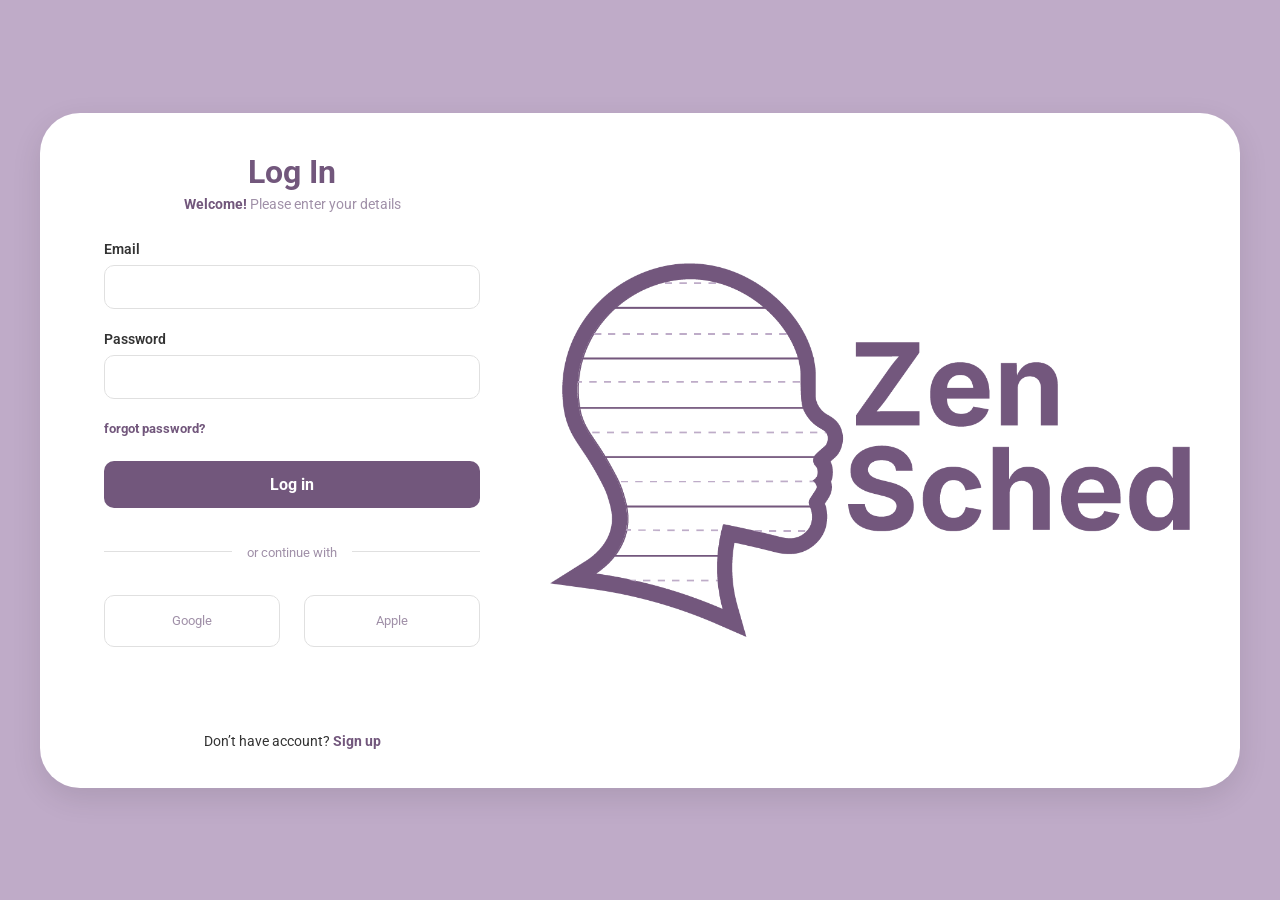
<file: index.html>
<!DOCTYPE html>
<html lang="en">
<head>
  <meta charset="UTF-8">
  <meta name="viewport" content="width=device-width, initial-scale=1.0">
  <title>ZenSched Dashboard</title>

  <link href="https://fonts.googleapis.com/css2?family=Roboto:wght@300;400;500;700&display=swap" rel="stylesheet">
  <link rel="stylesheet" href="style.css">
  <link rel="stylesheet" href="loginstyle.css">
  <script src="theme.js" defer></script>

  <style>
    #dashboard-content {
      display: none;
    }
  </style>
</head>

<body>

<div id="login-screen">
  <div class="login-card">

    <div class="login-form-container">
      <h2>Log In</h2>
      <p class="welcome-text"><span>Welcome!</span> Please enter your details</p>

      <form id="loginForm">
        <div class="input-group">
          <label for="email">Email</label>
          <input type="email" id="email">
        </div>

        <div class="input-group">
          <label for="password">Password</label>
          <input type="password" id="password">
        </div>

        <a href="#" class="forgot-link">forgot password?</a>
        <button type="submit" class="login-btn">Log in</button>
      </form>

      <div class="divider"><span>or continue with</span></div>

      <div class="social-login">
        <button class="social-btn" type="button">Google</button>
        <button class="social-btn" type="button">Apple</button>
      </div>

      <p class="signup-text">Don’t have account? <a href="#">Sign up</a></p>
    </div>

    <div class="login-branding">
      <img src="Images/Asset 11-8.png" alt="ZenSched Logo" class="main-logo-full">
    </div>

  </div>
</div>

<div id="dashboard-content">

  <header class="navbar">
    <div class="Logo">
      <img src="Images/Logo.png" alt="ZenSched Logo" class="Logo-img">
    </div>

    <nav class="nav-links" aria-label="Main Navigation">
      <a href="index.html#dashboard" class="active" aria-current="page">Dashboard</a>
      <a href="Calendar.html">Calendar</a>
      <a href="stress.html">Stress Tools</a>
      <a href="settings.html">Settings</a>
    </nav>

    <a class="nav-profile" href="settings.html" aria-label="Open profile settings">
      <span class="nav-profile-avatar" aria-hidden="true"></span>
    </a>
  </header>

  <div class="page-wrapper">
    <main class="dashboard-container">
      <h1 class="sr-only">ZenSched Dashboard</h1>

      <section class="schedule-column" aria-labelledby="schedule-heading">
        <h2 id="schedule-heading">Schedule Today</h2>

        <div class="schedule-box">
          <div class="hour-row"><label for="task-6am" class="time">6 AM</label><input type="text" id="task-6am" placeholder="Add task..."></div>
          <div class="hour-row"><label for="task-7am" class="time">7 AM</label><input type="text" id="task-7am" placeholder="Add task..."></div>
          <div class="hour-row"><label for="task-8am" class="time">8 AM</label><input type="text" id="task-8am" placeholder="Add task..."></div>
          <div class="hour-row"><label for="task-9am" class="time">9 AM</label><input type="text" id="task-9am" placeholder="Add task..."></div>
          <div class="hour-row"><label for="task-10am" class="time">10 AM</label><input type="text" id="task-10am" placeholder="Add task..."></div>
          <div class="hour-row"><label for="task-11am" class="time">11 AM</label><input type="text" id="task-11am" placeholder="Add task..."></div>
          <div class="hour-row"><label for="task-12pm" class="time">12 PM</label><input type="text" id="task-12pm" placeholder="Add task..."></div>
          <div class="hour-row"><label for="task-1pm" class="time">1 PM</label><input type="text" id="task-1pm" placeholder="Add task..."></div>
          <div class="hour-row"><label for="task-2pm" class="time">2 PM</label><input type="text" id="task-2pm" placeholder="Add task..."></div>
          <div class="hour-row"><label for="task-3pm" class="time">3 PM</label><input type="text" id="task-3pm" placeholder="Add task..."></div>
          <div class="hour-row"><label for="task-4pm" class="time">4 PM</label><input type="text" id="task-4pm" placeholder="Add task..."></div>
          <div class="hour-row"><label for="task-5pm" class="time">5 PM</label><input type="text" id="task-5pm" placeholder="Add task..."></div>
          <div class="hour-row"><label for="task-6pm" class="time">6 PM</label><input type="text" id="task-6pm" placeholder="Add task..."></div>
          <div class="hour-row"><label for="task-7pm" class="time">7 PM</label><input type="text" id="task-7pm" placeholder="Add task..."></div>
          <div class="hour-row"><label for="task-8pm" class="time">8 PM</label><input type="text" id="task-8pm" placeholder="Add task..."></div>
        </div>
      </section>

      <section class="tasks-column">

        <div class="mood-card">
          <h3>How are you feeling today?</h3>

          <div class="mood-icons">
            <button class="mood-option" type="button" onclick="setMood('Great', 'Images/Great.png')" aria-label="Record mood as Great">
              <img src="Images/Great.png" class="mood-img" alt="">
              <span>Great</span>
            </button>

            <button class="mood-option" type="button" onclick="setMood('Ok', 'Images/Ok.png')" aria-label="Record mood as Ok">
              <img src="Images/Ok.png" class="mood-img" alt="">
              <span>Ok</span>
            </button>

            <button class="mood-option" type="button" onclick="setMood('Sad', 'Images/Sad.png')" aria-label="Record mood as Sad">
              <img src="Images/Sad.png" class="mood-img" alt="">
              <span>Sad</span>
            </button>

            <button class="mood-option" type="button" onclick="setMood('Angry', 'Images/Angry.png')" aria-label="Record mood as Angry">
              <img src="Images/Angry.png" class="mood-img" alt="">
              <span>Angry</span>
            </button>
          </div>
        </div>

        <div class="priority-card">
          <h2 style="margin-bottom: 20px;">Top 3 Priority Tasks</h2>

          <div class="task-list">
            <label class="task-item">
              <input type="text" class="task-input" value="Finish Homework" aria-label="Priority task 1">
              <input type="checkbox" aria-label="Mark Finish Homework complete">
            </label>

            <label class="task-item">
              <input type="text" class="task-input" value="Do Laundry" aria-label="Priority task 2">
              <input type="checkbox" aria-label="Mark Do Laundry complete">
            </label>

            <label class="task-item">
              <input type="text" class="task-input" value="Meditate" aria-label="Priority task 3">
              <input type="checkbox" aria-label="Mark Meditate complete">
            </label>
          </div>
        </div>

      </section>

    </main>
  </div>

  <footer class="footer">
    <div class="footer-container">

      <div class="footer-column">
        <h2>About Us</h2>
        <p>
  At ZenSched, we believe that productivity shouldn't come at the cost of your mental well-being. Our platform is designed using calming design principles to reduce cognitive load and digital anxiety.
        </p>

        <div class="footer-contact">
          <p>XXX-XXX-XXXX</p>
          <p>ZenSched@gmail.com</p>
        </div>
      </div>

      <div class="footer-column">
        <h2>Latest Information</h2>
        <ul>
                <li>Record how you are feeling every day to track mood trends.</li>
                <li>New Breathing Modules: Added to the Wellness Toolbox.</li>
                <li>Check out your calendar to manage daily tasks!</li>
        </ul>
      </div>

      <div class="footer-column">
        <img src="Images/footer.png" alt="Person relaxing with a laptop and plants" class="footer-photo">
      </div>

    </div>
  </footer>

</div>

<script>
  function showDashboard() {
    document.getElementById('login-screen').style.display = 'none';
    document.getElementById('dashboard-content').style.display = 'block';
  }

  const cameFromAppPage =
    document.referrer.endsWith('/Calendar.html') ||
    document.referrer.endsWith('/stress.html');

  if (window.location.hash === '#dashboard' || cameFromAppPage) {
    showDashboard();
  }

  document.getElementById('loginForm').addEventListener('submit', function(event) {
    event.preventDefault();
    window.location.hash = 'dashboard';
    showDashboard();
  });

  function setMood(status, imgPath) {
    const now = new Date();
    const dateKey = `mood-${now.getFullYear()}-${now.getMonth() + 1}-${now.getDate()}`;
    localStorage.setItem(dateKey, imgPath);
    alert("Mood recorded!");
  }
</script>

</body>
</html>
</file>
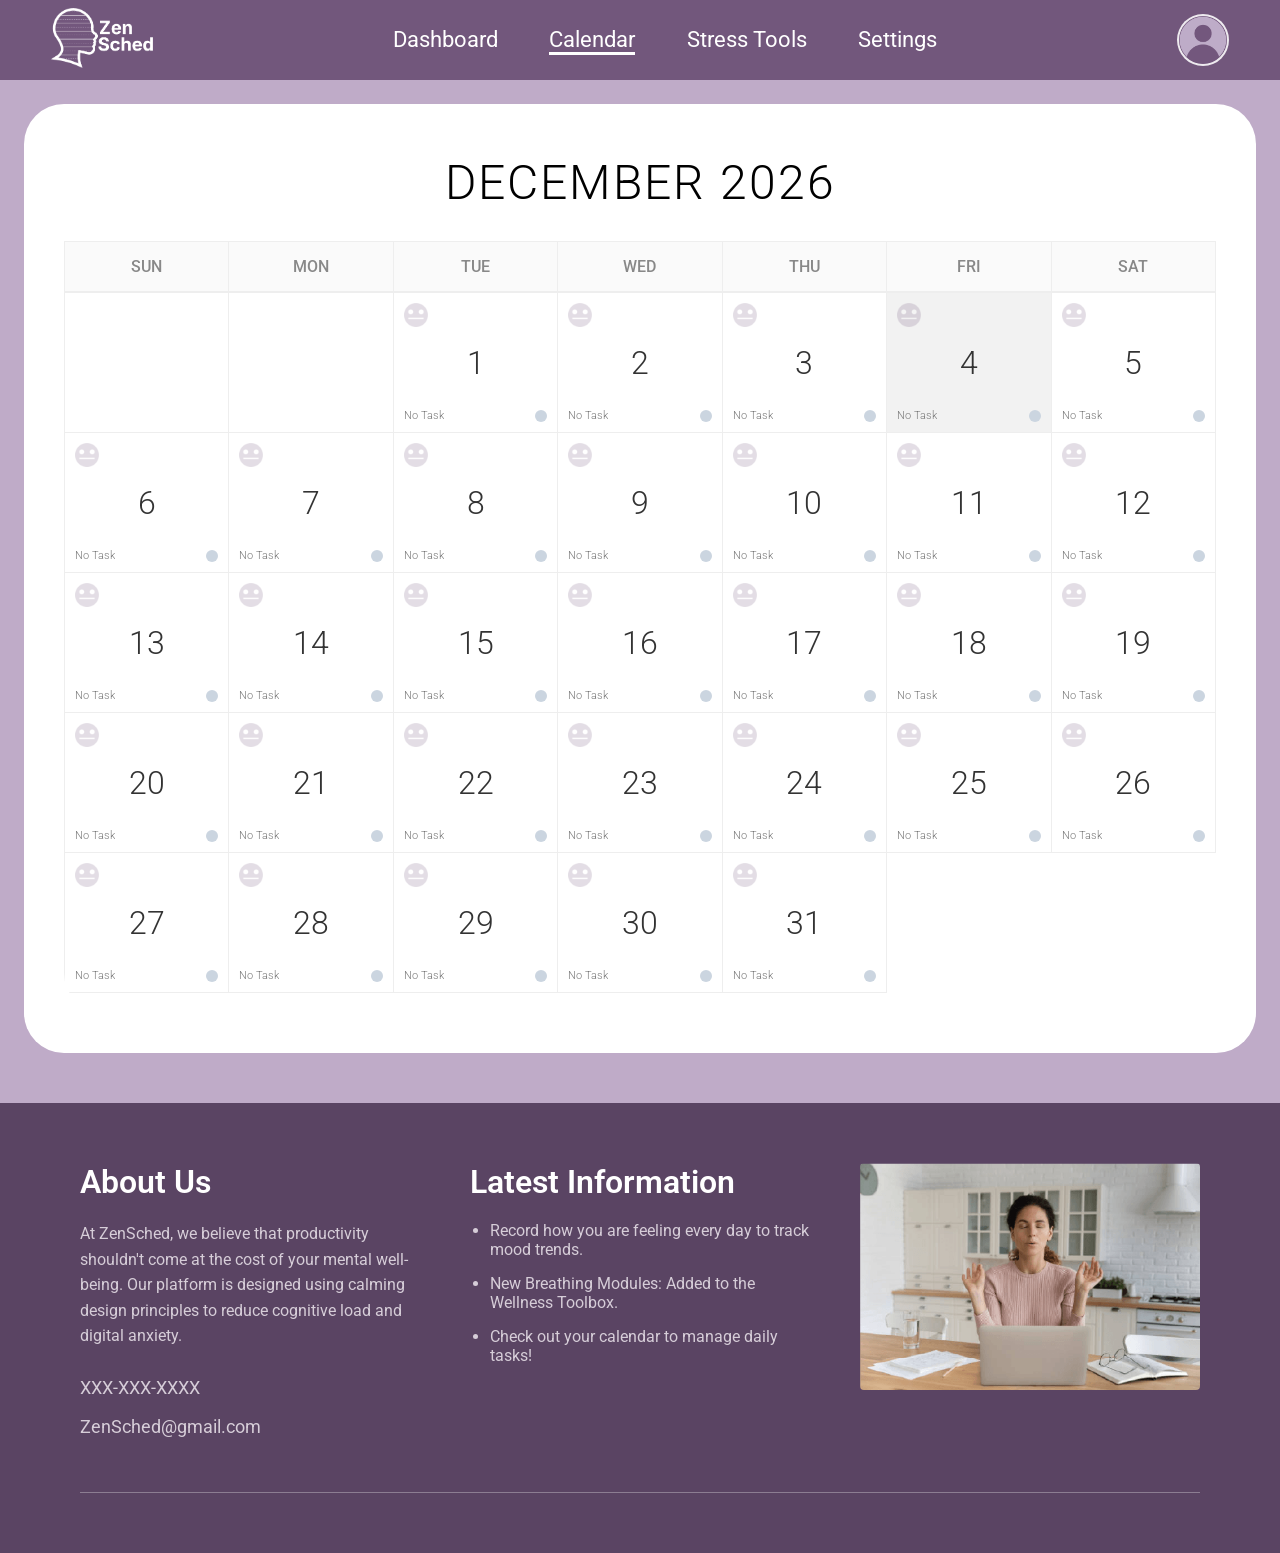
<file: Calendar.html>
<!DOCTYPE html>
<html lang="en">
<head>
    <meta charset="UTF-8">
    <meta name="viewport" content="width=device-width, initial-scale=1.0">
    <title>ZenSched Calendar</title>
    <link href="https://fonts.googleapis.com/css2?family=Roboto:wght@300;400;500;700&display=swap" rel="stylesheet">
    <link rel="stylesheet" href="style.css">
    <link rel="stylesheet" href="CalendarStyle.css">
    <script src="theme.js" defer></script>
</head>

<body>
<header class="navbar">
    <div class="Logo">
        <img src="Images/Logo.png" alt="ZenSched Logo" class="Logo-img">
    </div>
    <nav class="nav-links" aria-label="Main Navigation">
        <a href="index.html#dashboard">Dashboard</a>
        <a href="Calendar.html" class="active" aria-current="page">Calendar</a>
        <a href="stress.html">Stress Tools</a>
        <a href="settings.html">Settings</a>
    </nav>
    <a class="nav-profile" href="settings.html" aria-label="Open profile settings">
        <span class="nav-profile-avatar" aria-hidden="true"></span>
    </a>
</header>

<div class="page-wrapper">
    <main class="calendar-container">
        <header class="calendar-header">
            <h1 id="month-display">APRIL 2026</h1>
        </header>

        <div class="calendar-grid" id="calendar-grid">
        </div>
    </main>
</div>

<div id="day-modal" class="modal" role="dialog" aria-modal="true" aria-labelledby="modal-date-display">
    <div class="modal-content">
        <button class="close-btn" type="button" aria-label="Close day editor">&times;</button>
        <h2 id="modal-date-display">Edit Day</h2>
        
        <p id="mood-label">How are you feeling?</p>
        <div class="mood-selector" role="group" aria-labelledby="mood-label">
            <button class="mood-opt" type="button" data-mood="Images/Great.png" aria-label="Select Great mood"><img src="Images/Great.png" alt=""></button>
            <button class="mood-opt" type="button" data-mood="Images/Ok.png" aria-label="Select Ok mood"><img src="Images/Ok.png" alt=""></button>
            <button class="mood-opt" type="button" data-mood="Images/Sad.png" aria-label="Select Sad mood"><img src="Images/Sad.png" alt=""></button>
            <button class="mood-opt" type="button" data-mood="Images/Angry.png" aria-label="Select Angry mood"><img src="Images/Angry.png" alt=""></button>
        </div>

        <label for="task-input">Main Task</label>
        <input type="text" id="task-input" placeholder="e.g. Finish Project">

        <label for="importance-input">Importance</label>
        <select id="importance-input">
            <option value="not-urgent">Not Urgent</option>
            <option value="in-progress">In Progress</option>
            <option value="urgent">Urgent</option>
            <option value="gray">Default</option>
        </select>

        <button id="save-day-btn">Save Changes</button>
    </div>
</div>

<footer class="footer">
    <div class="footer-container">
        <div class="footer-column">
            <h2>About Us</h2>
            <p>
                At ZenSched, we believe that productivity shouldn't come at the cost of your mental well-being. 
                Our platform is designed using calming design principles to reduce cognitive load and digital anxiety.
            </p>
            <div class="footer-contact">
                <p>XXX-XXX-XXXX</p>
                <p>ZenSched@gmail.com</p>
            </div>
        </div>
        <div class="footer-column">
            <h2>Latest Information</h2>
            <ul>
                <li>Record how you are feeling every day to track mood trends.</li>
                <li>New Breathing Modules: Added to the Wellness Toolbox.</li>
                <li>Check out your calendar to manage daily tasks!</li>
            </ul>
        </div>
        <div class="footer-column">
            <img src="Images/Asset 9-8.png" alt="ZenSched wellness illustration" class="footer-photo">
        </div>
    </div>
</footer>
<script>
    const calendarGrid = document.getElementById('calendar-grid');
    const monthDisplay = document.getElementById('month-display');
    const modal = document.getElementById('day-modal');
    const closeBtn = document.querySelector('.close-btn');
    let selectedDayBox = null;
    let selectedMoodPath = "Images/Ok.png";

    function initCalendar() {
        const now = new Date();
        const month = now.getMonth();
        const year = now.getFullYear();
        const today = now.getDate();
        const monthNames = ["JANUARY", "FEBRUARY", "MARCH", "APRIL", "MAY", "JUNE", "JULY", "AUGUST", "SEPTEMBER", "OCTOBER", "NOVEMBER", "DECEMBER"];

        monthDisplay.innerText = `${monthNames[month]} ${year}`;
        calendarGrid.innerHTML = '';

        const days = ['SUN', 'MON', 'TUE', 'WED', 'THU', 'FRI', 'SAT'];
        days.forEach(d => calendarGrid.innerHTML += `<div class="day-name">${d}</div>`);

        const firstDay = new Date(year, month, 1).getDay();
        const daysInMonth = new Date(year, month + 1, 0).getDate();

        for (let i = 0; i < firstDay; i++) {
            calendarGrid.innerHTML += `<div class="calendar-day empty"></div>`;
        }

        for (let i = 1; i <= daysInMonth; i++) {
            const activeClass = (i === today) ? 'active-day' : '';
            const dateKey = `mood-${year}-${month + 1}-${i}`;
            const taskKey = `task-${year}-${month + 1}-${i}`;
            const dotKey = `dot-${year}-${month + 1}-${i}`;
            const savedMood = localStorage.getItem(dateKey);
            const savedTask = localStorage.getItem(taskKey);
            const savedDot = localStorage.getItem(dotKey);
            const displayMood = savedMood ? savedMood : "Images/Ok.png";
            const displayTask = savedTask ? savedTask : "No Task";
            const displayDot = savedDot ? savedDot : "gray";
            const moodStyle = savedMood ? "opacity: 1;" : "opacity: 0.2;";
            calendarGrid.innerHTML += `
                <button class="calendar-day ${activeClass}" type="button" onclick="openModal(this, ${i})" aria-label="Edit day ${i}, ${displayTask}, ${displayDot.replace('-', ' ')}">
                    <img src="${displayMood}" alt="" class="mini-mood" style="${moodStyle}">
                    <span class="day-number">${i}</span>
                    <div class="day-status-area">
                        <span class="task-snippet">${displayTask}</span>
                        <span class="day-dot ${displayDot}" aria-hidden="true"></span>
                    </div>
                </button>`;
        }
    }
    function openModal(element, day) {
        selectedDayBox = element;
        const currentTask = element.querySelector('.task-snippet').innerText;
        document.getElementById('task-input').value = currentTask === "No Task" ? "" : currentTask;
        document.getElementById('modal-date-display').innerText = `Day ${day}`;
        modal.style.display = 'flex';
    }
    closeBtn.onclick = () => modal.style.display = 'none';
    window.onclick = (event) => { if (event.target == modal) modal.style.display = 'none'; }
    document.querySelectorAll('.mood-opt').forEach(img => {
        img.onclick = function() {
            document.querySelectorAll('.mood-opt').forEach(i => i.style.border = "none");
            this.style.border = "2px solid #72577c";
            this.style.borderRadius = "50%";
            selectedMoodPath = this.getAttribute('data-mood');
        };
    });
    document.getElementById('save-day-btn').onclick = function() {
        const taskValue = document.getElementById('task-input').value || "No Task";
        const importance = document.getElementById('importance-input').value;
        const dayNumber = selectedDayBox.querySelector('.day-number').innerText;
        
        const now = new Date();
        const year = now.getFullYear();
        const month = now.getMonth() + 1;

        selectedDayBox.querySelector('.task-snippet').innerText = taskValue;
        selectedDayBox.querySelector('.day-dot').className = `day-dot ${importance}`;
        selectedDayBox.querySelector('.mini-mood').src = selectedMoodPath;
        selectedDayBox.querySelector('.mini-mood').style.opacity = "1";
        localStorage.setItem(`mood-${year}-${month}-${dayNumber}`, selectedMoodPath);
        localStorage.setItem(`task-${year}-${month}-${dayNumber}`, taskValue);
        localStorage.setItem(`dot-${year}-${month}-${dayNumber}`, importance);

        modal.style.display = 'none';
        document.getElementById('task-input').value = ''; 
    };
    initCalendar();
</script>
</body>
</html>
</file>
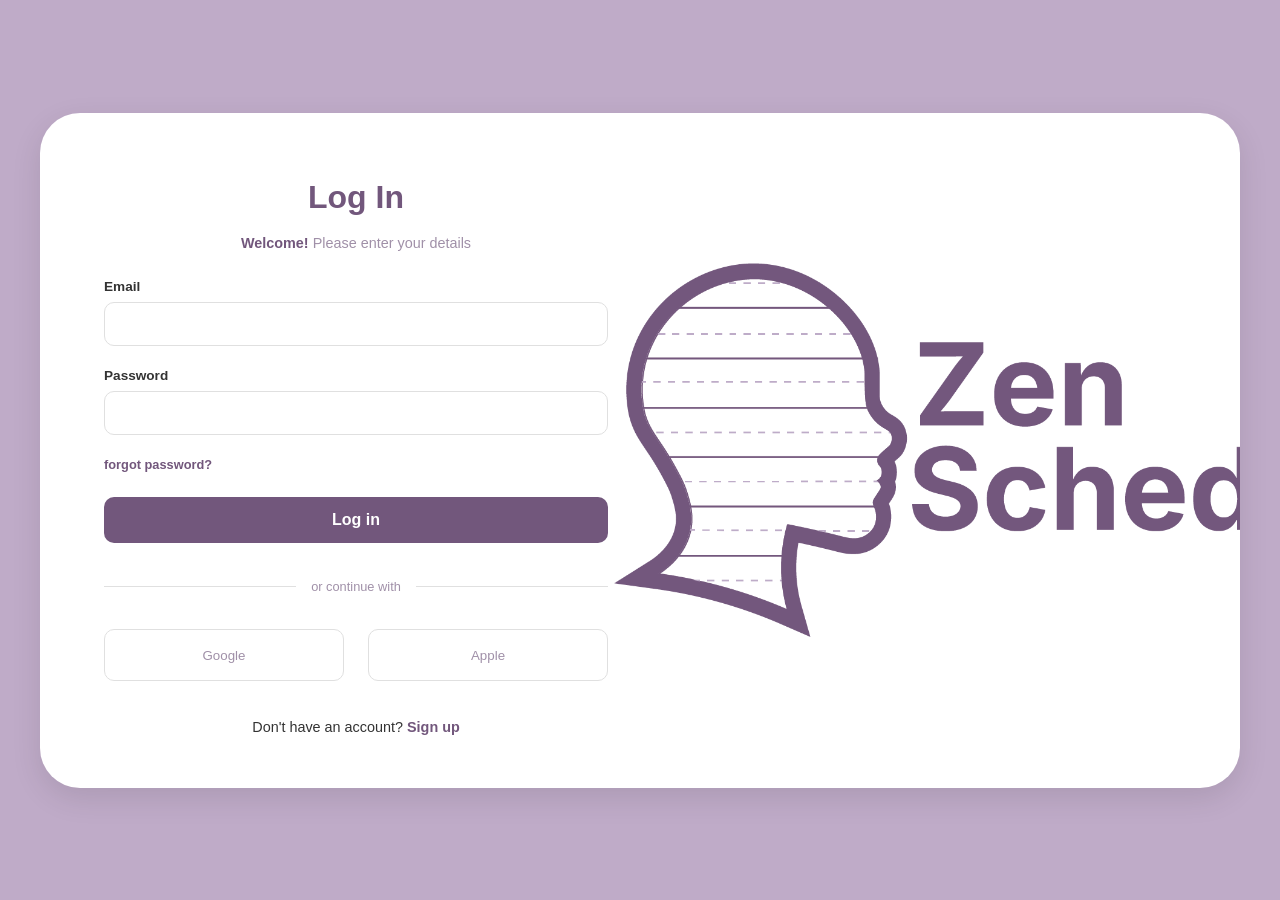
<file: login.html>
<!DOCTYPE html>
<html lang="en">
<head>
    <meta charset="UTF-8">
    <meta name="viewport" content="width=device-width, initial-scale=1.0">
    <title>ZenSched - Log In</title>
    <link rel="stylesheet" href="loginstyle.css">
</head>
<body class="login-page">

<div class="login-card">
    <div class="login-form-container">
        <h2>Log In</h2>
        <p class="welcome-text"><span>Welcome!</span> Please enter your details</p>
        
        <form id="loginForm">
            <div class="input-group">
                <label for="email">Email</label>
                <input type="email" id="email">
            </div>
            
            <div class="input-group">
                <label for="password">Password</label>
                <input type="password" id="password">
            </div>
            
            <a href="#" class="forgot-link">forgot password?</a>
            <button type="submit" class="login-btn">Log in</button>
        </form>
        
        <div class="divider"><span>or continue with</span></div>
        
        <div class="social-login">
            <button class="social-btn">Google</button>
            <button class="social-btn">Apple</button>
        </div>
        
        <p class="signup-text">Don't have an account? <a href="#">Sign up</a></p>
    </div>

    <div class="login-branding">
        <img src="Images/Asset 11-8.png" alt="ZenSched Logo" class="main-logo-full">
    </div>
</div>

<script>
document.addEventListener("DOMContentLoaded", function () {
    document.getElementById("loginForm").addEventListener("submit", function(e) {
        e.preventDefault();
        window.location.href = "index.html#dashboard";
    });

});
</script>

</body>
</html>
</file>
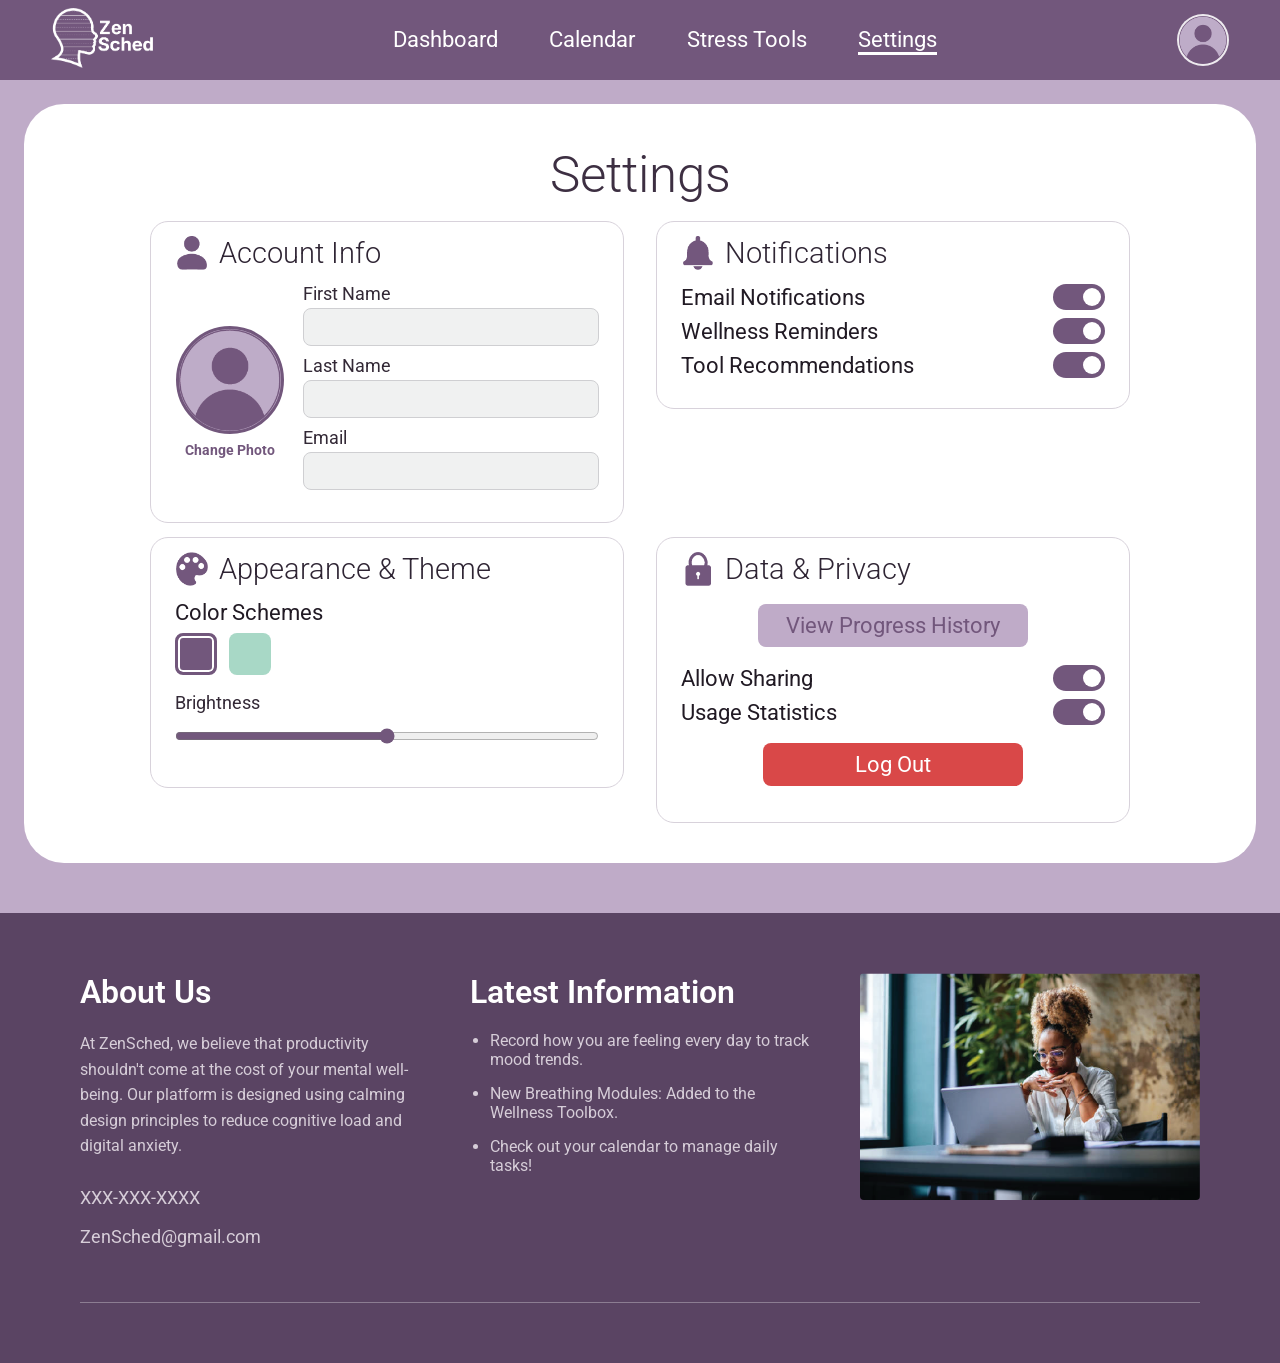
<file: settings.html>
<!DOCTYPE html>
<html lang="en">
<head>
    <meta charset="UTF-8">
    <meta name="viewport" content="width=device-width, initial-scale=1.0">
    <title>ZenSched Settings</title>
    <link href="https://fonts.googleapis.com/css2?family=Roboto:wght@300;400;500;700&display=swap" rel="stylesheet">
    <link rel="stylesheet" href="style.css">
    <link rel="stylesheet" href="settingsstyle.css">
    <script src="theme.js" defer></script>
</head>
<body>

<header class="navbar">
    <div class="Logo">
        <img src="Images/Logo.png" alt="ZenSched Logo" class="Logo-img">
    </div>

    <nav class="nav-links" aria-label="Main Navigation">
        <a href="index.html#dashboard">Dashboard</a>
        <a href="Calendar.html">Calendar</a>
        <a href="stress.html">Stress Tools</a>
        <a href="settings.html" class="active" aria-current="page">Settings</a>
    </nav>

    <a class="nav-profile" href="settings.html" aria-label="Open profile settings">
        <span class="nav-profile-avatar" aria-hidden="true"></span>
    </a>
</header>

<div class="page-wrapper">
    <main class="settings-container">
        <h1 class="settings-title">Settings</h1>

        <div class="settings-grid">
            <section class="settings-card">
                <h2><img src="Images/Small Profile-8.png" alt="" class="settings-icon-img">Account Info</h2>
                <div class="account-layout">
                    <label class="avatar-control" for="profile-photo">
                        <span class="avatar-preview has-photo" id="avatar-preview" aria-label="Profile avatar preview"></span>
                        <span class="avatar-action">Change Photo</span>
                    </label>
                    <input id="profile-photo" class="profile-photo-input" type="file" accept="image/*">
                    <div>
                        <label class="settings-field">
                            First Name
                            <input type="text" aria-label="First Name">
                        </label>
                        <label class="settings-field">
                            Last Name
                            <input type="text" aria-label="Last Name">
                        </label>
                        <label class="settings-field">
                            Email
                            <input type="email" aria-label="Email">
                        </label>
                    </div>
                </div>
            </section>

            <section class="settings-card">
                <h2><img src="Images/Notification-8.png" alt="" class="settings-icon-img">Notifications</h2>
                <div class="settings-row">
                    <span>Email Notifications</span>
                    <label class="toggle">
                        <input type="checkbox" checked>
                        <span></span>
                    </label>
                </div>
                <div class="settings-row">
                    <span>Wellness Reminders</span>
                    <label class="toggle">
                        <input type="checkbox" checked>
                        <span></span>
                    </label>
                </div>
                <div class="settings-row">
                    <span>Tool Recommendations</span>
                    <label class="toggle">
                        <input type="checkbox" checked>
                        <span></span>
                    </label>
                </div>
            </section>

            <section class="settings-card">
                <h2><img src="Images/Palette-8.png" alt="" class="settings-icon-img">Appearance &amp; Theme</h2>
                <p class="settings-row">Color Schemes</p>
                <div class="theme-swatches" aria-label="Color schemes">
                    <button class="swatch swatch-purple is-selected" type="button" data-theme="purple" aria-label="Purple color scheme"></button>
                    <button class="swatch swatch-mint" type="button" data-theme="mint" aria-label="Mint color scheme"></button>
                </div>
                <label class="settings-field">
                    Brightness
                    <input id="brightness-slider" class="brightness-slider" type="range" min="85" max="115" value="100">
                </label>
            </section>

            <section class="settings-card privacy-card">
                <h2><img src="Images/Lock-8.png" alt="" class="settings-icon-img">Data &amp; Privacy</h2>
                <button class="history-button" type="button">View Progress History</button>
                <div class="settings-row">
                    <span>Allow Sharing</span>
                    <label class="toggle">
                        <input type="checkbox" checked>
                        <span></span>
                    </label>
                </div>
                <div class="settings-row">
                    <span>Usage Statistics</span>
                    <label class="toggle">
                        <input type="checkbox" checked>
                        <span></span>
                    </label>
                </div>
                <button class="logout-button" type="button" onclick="window.location.href='index.html'">Log Out</button>
            </section>
        </div>
    </main>
</div>

<footer class="footer">
    <div class="footer-container">
        <div class="footer-column">
            <h2>About Us</h2>
            <p>
                At ZenSched, we believe that productivity shouldn't come at the cost of your mental well-being.
                Our platform is designed using calming design principles to reduce cognitive load and digital anxiety.
            </p>
            <div class="footer-contact">
                <p>XXX-XXX-XXXX</p>
                <p>ZenSched@gmail.com</p>
            </div>
        </div>
        <div class="footer-column">
            <h2>Latest Information</h2>
            <ul>
                <li>Record how you are feeling every day to track mood trends.</li>
                <li>New Breathing Modules: Added to the Wellness Toolbox.</li>
                <li>Check out your calendar to manage daily tasks!</li>
            </ul>
        </div>
        <div class="footer-column">
            <img src="Images/footer.png" alt="Wellness workspace" class="footer-photo">
        </div>
    </div>
</footer>

<script>
    const themes = {
        purple: {
            nav: '#72577c',
            footer: '#5a4463',
            task: '#bfabc8',
            accent: '#72577c',
            page: '#bfabc8'
        },
        mint: {
            nav: '#5f8679',
            footer: '#3f6258',
            task: '#a8d8c6',
            accent: '#5f8679',
            page: '#a8d8c6'
        }
    };

    const avatarInput = document.getElementById('profile-photo');
    const avatarPreview = document.getElementById('avatar-preview');
    const brightnessSlider = document.getElementById('brightness-slider');
    const swatches = document.querySelectorAll('.swatch');

    function applyTheme(themeName) {
        const theme = themes[themeName] || themes.purple;
        document.documentElement.style.setProperty('--nav-bg', theme.nav);
        document.documentElement.style.setProperty('--footer-bg', theme.footer);
        document.documentElement.style.setProperty('--task-bg', theme.task);
        document.documentElement.style.setProperty('--page-border', theme.page);
        document.documentElement.style.setProperty('--settings-accent', theme.accent);

        swatches.forEach(swatch => {
            swatch.classList.toggle('is-selected', swatch.dataset.theme === themeName);
        });

        localStorage.setItem('zenSchedTheme', themeName);
    }

    function applyBrightness(value) {
        document.body.style.filter = `brightness(${value}%)`;
        localStorage.setItem('zenSchedBrightness', value);
    }

    avatarInput.addEventListener('change', function() {
        const file = this.files[0];
        if (!file) return;

        const reader = new FileReader();
        reader.onload = function(event) {
            avatarPreview.style.backgroundImage = `url("${event.target.result}")`;
            avatarPreview.classList.add('has-photo');
            document.querySelectorAll('.nav-profile-avatar').forEach(avatar => {
                avatar.style.backgroundImage = `url("${event.target.result}")`;
            });
            localStorage.setItem('zenSchedProfilePhoto', event.target.result);
        };
        reader.readAsDataURL(file);
    });

    swatches.forEach(swatch => {
        swatch.addEventListener('click', () => applyTheme(swatch.dataset.theme));
    });

    brightnessSlider.addEventListener('input', () => {
        applyBrightness(brightnessSlider.value);
    });

    const savedPhoto = localStorage.getItem('zenSchedProfilePhoto');
    if (savedPhoto) {
        avatarPreview.style.backgroundImage = `url("${savedPhoto}")`;
        avatarPreview.classList.add('has-photo');
    }

    const savedTheme = localStorage.getItem('zenSchedTheme') || 'purple';
    const savedBrightness = localStorage.getItem('zenSchedBrightness') || '100';

    brightnessSlider.value = savedBrightness;
    applyTheme(savedTheme);
    applyBrightness(savedBrightness);
</script>

</body>
</html>
</file>
<file: style.css>
* {
    margin: 0;
    padding: 0;
    box-sizing: border-box;
    font-family: 'Roboto', 'Segoe UI', Arial, sans-serif;
}

:root {
    --primary-bg: #333; 
    --nav-bg: #72577c;
    --footer-bg: #4e3a56;
    --task-bg: #bfabc8;
    --border-purple: #eee;
    --page-border: var(--task-bg);
    --text-dark: #000000;
    --text-light: #ffffff;
}

body {
    background-color: var(--page-border);
    overflow-y: scroll;
}

.sr-only {
    position: absolute;
    width: 1px;
    height: 1px;
    padding: 0;
    margin: -1px;
    overflow: hidden;
    clip: rect(0, 0, 0, 0);
    white-space: nowrap;
    border: 0;
}

a:focus-visible,
button:focus-visible,
input:focus-visible,
select:focus-visible,
textarea:focus-visible {
    outline: 3px solid #ffffff;
    outline-offset: 3px;
}

.navbar {
    display: flex;
    justify-content: space-between;
    align-items: center;
    gap: 24px;
    background: var(--nav-bg);
    color: white;
    height: 80px;
    padding: 0 4%;
    width: 100%;
}

.Logo-img {
    height: 60px;
    width: auto;
}

.nav-links {
    display: flex;
    justify-content: center;
    flex: 1;
    gap: clamp(14px, 4vw, 70px);
    min-width: 0;
}

.nav-links a {
    color: white;
    text-decoration: none;
    font-size: clamp(1rem, 2.4vw, 1.4rem);
    font-weight: 400;
    white-space: nowrap;
}

.nav-links a.active {
    border-bottom: 3px solid white;
}

.nav-profile {
    flex: 0 0 auto;
    display: inline-flex;
    align-items: center;
    justify-content: center;
    width: 52px;
    height: 52px;
    border: 2px solid rgba(255, 255, 255, 0.85);
    border-radius: 50%;
    background: rgba(255, 255, 255, 0.18);
    text-decoration: none;
    overflow: hidden;
    transition: transform 0.2s, background 0.2s;
}

.nav-profile:hover {
    transform: translateY(-1px);
    background: rgba(255, 255, 255, 0.28);
}

.nav-profile-avatar {
    width: 100%;
    height: 100%;
    display: block;
    background-image: url("Images/Default Profile-8.png");
    background-position: center;
    background-size: cover;
    background-repeat: no-repeat;
}

.page-wrapper {
    background: #ffffff;
    margin: 24px;
    border-radius: 40px;
    padding: 40px;
}

.dashboard-container {
    display: flex;
    gap: 60px;
}

.schedule-column h2,
.tasks-column h2 {
    margin-top: 0;
    margin-bottom: 15px;
    font-size: 28px;
    font-weight: 300;
    letter-spacing: .5px;
    color: #333;
}

.schedule-column {
    flex: 1.5;
    border-right: 6px solid var(--border-purple);
    padding-right: 40px;
}

.schedule-box {
    background: white;
    border: 1px solid #ccc;
    border-radius: 15px;
    max-height: 450px;
    overflow-y: auto;
}

.hour-row {
    display: flex;
    align-items: center;
    gap: 15px;
    padding: 15px 20px;
    border-bottom: 1px solid #f0f0f0;
}

.hour-row:hover {
    background: #f2eef7;
}

.time {
    width: 60px;
    color: #777;
    font-weight: 500;
    font-size: 14px;
}

.hour-row input {
    border: none;
    outline: none;
    background: transparent;
    width: 100%;
    font-size: 14px;
}

.tasks-column {
    flex: 1;
    display: flex;
    flex-direction: column;
    gap: 20px;
}

.mood-card {
    background: white;
    border: 1px solid #ccc;
    border-radius: 20px;
    padding: 30px;
    text-align: center;
    margin-bottom: 10px;
}

.mood-card h3 {
    margin-bottom: 10px;
    font-weight: 500;
    font-size: 18px;
    color: #333;
}

.mood-icons {
    display: flex;
    justify-content: space-around;
}

.mood-option {
    display: flex;
    flex-direction: column;
    align-items: center;
    gap: 8px;
    border: 0;
    background: transparent;
    color: inherit;
    cursor: pointer;
    font-size: 1rem;
    padding: 0;
}

.mood-img {
    width: 70px;
    height: 70px;
    object-fit: contain;
    cursor: pointer;
    transition: transform 0.2s;
}

.mood-img:hover {
    transform: scale(1.1);
}

.task-list {
    display: flex;
    flex-direction: column;
    gap: 15px;
}

.task-item {
    display: flex;
    justify-content: space-between;
    align-items: center;
    background: var(--task-bg);
    padding: 20px 25px;
    border-radius: 18px;
}

.task-input {
    border: none;
    background: transparent;
    color: #333;
    font-size: 18px;
    font-weight: 500;
    width: 80%;
    outline: none;
}

.task-checkbox {
    width: 28px;
    height: 28px;
    border: 2px solid black;
    border-radius: 4px;
    appearance: none;
    cursor: pointer;
    background: transparent;
}

.task-checkbox:checked {
    background: #4a4a4a;
}

@media (max-width: 1100px) {
    .dashboard-container {
        flex-direction: column;
        gap: 36px;
    }

    .schedule-column {
        border-right: 0;
        border-bottom: 6px solid var(--border-purple);
        padding-right: 0;
        padding-bottom: 32px;
    }
}

@media (max-width: 720px) {
    .navbar {
        height: auto;
        min-height: 80px;
        flex-wrap: wrap;
        gap: 12px;
        padding: 12px 4%;
    }

    .nav-links {
        order: 3;
        flex-basis: 100%;
        justify-content: space-between;
    }

    .nav-links a {
        font-size: 0.95rem;
    }

    .page-wrapper {
        margin: 12px;
        padding: 24px;
        border-radius: 28px;
    }

    .mood-icons {
        flex-wrap: wrap;
        gap: 18px;
    }

    .footer {
        padding: 40px 28px;
    }

    .footer-container {
        flex-direction: column;
    }
}
.footer {
    background-color: var(--footer-bg);
    color: #eee;
    padding: 60px 80px;
    margin-top: 50px;
}

.footer-container {
    display: flex;
    justify-content: space-between;
    align-items: flex-start;
    gap: 50px;
}

.footer-column {
    flex: 1;
}

.footer-column h2 {
    text-align: left;
    font-size: 32px;
    margin-bottom: 20px;
    font-weight: 600;
    color: #fff !important;
}

.footer-column p {
    font-size: 16px;
    line-height: 1.6;
    color: #d6cdd8;
}

.footer-column ul {
    padding-left: 20px;
    list-style: disc;
}

.footer-column li {
    margin-bottom: 15px;
    color: #d6cdd8;
}

.footer-photo {
    width: 100%;
    max-width: 450px;
    height: auto;
    border-radius: 4px;
}

.footer-contact {
    margin-top: 25px;
}

.footer-contact p {
    margin: 10px 0;
    font-size: 18px;
}

.footer::after {
    content: "";
    display: block;
    margin-top: 40px;
    height: 1px;
    background-color: rgba(255,255,255,0.3);
}

.schedule-box::-webkit-scrollbar {
    width: 10px;
}

.schedule-box::-webkit-scrollbar-track {
    background: transparent;
}

.schedule-box::-webkit-scrollbar-thumb {
    background: var(--task-bg);
    border-radius: 10px;
    border: 2px solid #ffffff;
}
</file>
<file: loginstyle.css>
:root {
    --bg-lavender: #bfabc8;
    --card-white: #ffffff;
    --text-dark: #72577c;
    --text-light: #a090a8;
    --accent-lavender: #72577c;
    --input-border: #e0e0e0;
}

.login-page,
#login-screen {
    margin: 0;
    padding: 0;
    display: flex;
    justify-content: center;
    align-items: center;
    min-height: 100vh;
    background-color: var(--bg-lavender);
    font-family: 'Segoe UI', Tahoma, Geneva, Verdana, sans-serif;
}

.login-card {
    background: var(--card-white);
    width: min(1200px, calc(100vw - 52px));
    min-height: min(675px, calc(100vh - 40px));
    border-radius: 40px;
    display: flex;
    overflow: hidden;
    box-shadow: 0 10px 30px rgba(0,0,0,0.1);
}

.login-form-container {
    flex: 0 0 42%;
    padding: 40px 64px 38px;
    display: flex;
    flex-direction: column;
}

h2 {
    color: var(--text-dark);
    margin-bottom: 5px;
    font-size: 2rem;
    text-align: center;
}

.welcome-text {
    color: var(--text-light);
    margin-bottom: 28px;
    font-size: 0.9rem;
    text-align: center;
}

.welcome-text span {
    color: var(--text-dark);
    font-weight: bold;
}

.input-group {
    margin-bottom: 22px;
}

.input-group label {
    display: block;
    color: #333;
    font-weight: 600;
    font-size: 0.85rem;
    margin-bottom: 8px;
}

.input-group input {
    width: 100%;
    height: 44px;
    padding: 12px;
    border: 1px solid var(--input-border);
    border-radius: 10px;
    box-sizing: border-box;
}

.forgot-link {
    display: block;
    text-align: left;
    color: var(--text-dark);
    text-decoration: none;
    font-size: 0.8rem;
    font-weight: bold;
    margin-bottom: 25px;
}

.login-btn {
    width: 100%;
    padding: 14px;
    background-color: var(--accent-lavender);
    color: white;
    border: none;
    border-radius: 10px;
    font-size: 1rem;
    font-weight: bold;
    cursor: pointer;
    transition: opacity 0.2s;
}

.login-btn:hover {
    opacity: 0.9;
}

.divider {
    text-align: center;
    position: relative;
    margin: 34px 0;
}

.divider::before {
    content: "";
    position: absolute;
    top: 50%;
    left: 0;
    width: 100%;
    height: 1px;
    background-color: var(--input-border);
    z-index: 1;
}

.divider span {
    background: white;
    padding: 0 15px;
    color: var(--text-light);
    font-size: 0.8rem;
    position: relative;
    z-index: 2;
}

.social-login {
    display: flex;
    gap: 24px;
    margin-bottom: 0;
}

.social-btn {
    flex: 1;
    height: 52px;
    padding: 12px;
    border: 1px solid var(--input-border);
    background: white;
    border-radius: 10px;
    cursor: pointer;
    color: var(--text-light);
}

.signup-text {
    text-align: center;
    font-size: 0.9rem;
    color: #333;
    margin-top: auto;
}

.signup-text a {
    color: var(--text-dark);
    text-decoration: none;
    font-weight: bold;
}
.login-branding {
    flex: 1;
    min-width: 0;
    display: flex;
    align-items: center;
    justify-content: center;
    padding: 20px 44px 20px 0;
}

.main-logo-full {
    width: min(650px, 50vw);
    max-height: 430px;
    height: auto;
    object-fit: contain;
}
.footer h2 { color: white !important; }
</file>
<file: CalendarStyle.css>
.calendar-container {
    background: white;
    border-radius: 40px;
    padding-bottom: 20px;
    overflow: hidden;
}
.page-wrapper {
    background: #ffffff; 
    margin: 24px;
    border-radius: 40px;
    padding: 40px;
}
.calendar-header h1 {
    font-size: 3rem;
    font-weight: 300;
    text-align: center;
    padding: 10px 0 30px;
    letter-spacing: 2px;
}

.calendar-grid {
    display: grid;
    grid-template-columns: repeat(7, 1fr);
    border-top: 1px solid #eee;
    border-left: 1px solid #eee;
}

.day-name {
    padding: 15px 0;
    color: #888;
    background-color: #fafafa;
    font-weight: 500;
    text-align: center;
    border-right: 1px solid #eee;
    border-bottom: 2px solid #eee;
}

.calendar-day {
    height: 140px;
    background-color: white;
    border-right: 1px solid #eee;
    border-top: 0;
    border-left: 0;
    border-bottom: 1px solid #eee;
    position: relative;
    display: flex;
    align-items: center;
    justify-content: center;
    font-size: 2rem;
    font-weight: 300;
    transition: background 0.2s;
    cursor: pointer;
    color: #333;
    padding: 0;
    font-family: inherit;
}

.calendar-day:hover:not(.empty) { background-color: #f9f7fc; }
.empty { background-color: #fdfdfd; cursor: default; }
.active-day { background-color: #f2f2f2; }

.mini-mood { position: absolute; top: 10px; left: 10px; width: 24px; height: 24px; }
.day-status-area {
    position: absolute;
    bottom: 10px;
    left: 10px;
    right: 10px;
    display: flex;
    justify-content: space-between;
    align-items: center;
}
.task-snippet {
    font-size: 0.7rem;
    color: #777;
    white-space: nowrap;
    overflow: hidden;
    text-overflow: ellipsis;
    max-width: 70%;
}

.day-dot { width: 12px; height: 12px; border-radius: 50%; }
.day-dot.urgent { background-color: #f94144; }     
.day-dot.in-progress { background-color: #f9844a; } 
.day-dot.not-urgent { background-color: #90be6d; }  
.day-dot.gray { background-color: #cbd5e0; }       
.modal {
    display: none;
    position: fixed;
    z-index: 2000;
    left: 0; top: 0; width: 100%; height: 100%;
    background-color: rgba(0,0,0,0.4);
    justify-content: center;
    align-items: flex-start;
    overflow-y: auto;
    padding: 7vh 16px 32px;
    box-sizing: border-box;
}
.modal-content {
    background: white;
    padding: 30px;
    border-radius: 30px;
    width: min(380px, calc(100vw - 32px));
    max-height: 88vh;
    overflow-y: auto;
    display: flex;
    flex-direction: column;
    gap: 15px;
    box-shadow: 0 10px 30px rgba(0,0,0,0.1);
}
.mood-selector { display: flex; justify-content: space-around; margin: 10px 0; }
.mood-opt {
    width: 52px;
    height: 52px;
    cursor: pointer;
    transition: transform 0.2s;
    background: transparent;
    border: 2px solid transparent;
    border-radius: 50%;
    padding: 3px;
}
.mood-opt img {
    width: 100%;
    height: 100%;
    display: block;
}
.mood-opt:hover { transform: scale(1.1); }
input, select, button { padding: 12px; border-radius: 10px; border: 1px solid #ddd; outline: none; }
button { background: #72577c; color: white; border: none; cursor: pointer; font-weight: bold; }
.calendar-day {
    background-color: white;
    color: #333;
    border-right: 1px solid #eee;
    border-bottom: 1px solid #eee;
    border-radius: 0;
    font-weight: 300;
    padding: 0;
}
.calendar-day:hover:not(.empty) { background-color: #f9f7fc; }
.calendar-day.active-day { background-color: #f2f2f2; }
.mood-opt {
    background: transparent;
    color: inherit;
    border: 2px solid transparent;
    border-radius: 50%;
}
.close-btn {
    align-self: flex-end;
    width: 44px;
    height: 44px;
    padding: 0;
    border-radius: 50%;
    font-size: 1.5rem;
    cursor: pointer;
    color: #72577c;
    background: #f4edf7;
}

@media (max-width: 760px) {
    .calendar-header h1 {
        font-size: 2rem;
    }

    .calendar-grid {
        min-width: 680px;
    }

    .calendar-container {
        overflow-x: auto;
    }

    .calendar-day {
        height: 118px;
    }
}
</file>
<file: settingsstyle.css>
.settings-container {
    max-width: 980px;
    margin: 0 auto;
}

.settings-title {
    color: #3d2f42;
    font-size: 3.2rem;
    font-weight: 300;
    text-align: center;
    margin-bottom: 16px;
}

.settings-grid {
    display: grid;
    grid-template-columns: 1fr 1fr;
    gap: 14px 32px;
    align-items: start;
}

.settings-card {
    background: #ffffff;
    border: 1px solid #d8d2db;
    border-radius: 18px;
    padding: 14px 24px 22px;
}

.settings-card h2 {
    display: flex;
    align-items: center;
    gap: 10px;
    color: #2f2534;
    font-size: 1.8rem;
    font-weight: 300;
    margin-bottom: 14px;
}

.settings-icon-img {
    width: 34px;
    height: 34px;
    object-fit: contain;
}

.account-layout {
    display: grid;
    grid-template-columns: 110px 1fr;
    gap: 18px;
    align-items: center;
}

.avatar-control {
    align-items: center;
    cursor: pointer;
    display: flex;
    flex-direction: column;
    gap: 8px;
}

.avatar-preview {
    display: block;
    width: 108px;
    height: 108px;
    border: 3px solid var(--settings-accent, var(--nav-bg));
    border-radius: 50%;
    background: var(--task-bg);
    background-image: url("Images/Default Profile-8.png");
    background-position: center;
    background-size: cover;
    position: relative;
    overflow: hidden;
}

.avatar-preview::before {
    content: "";
    position: absolute;
    top: 22px;
    left: 39px;
    width: 34px;
    height: 34px;
    background: var(--settings-accent, var(--nav-bg));
    border-radius: 50%;
}

.avatar-preview::after {
    content: "";
    position: absolute;
    left: 24px;
    bottom: -5px;
    width: 62px;
    height: 50px;
    background: var(--settings-accent, var(--nav-bg));
    border-radius: 50% 50% 0 0;
}

.avatar-preview.has-photo::before,
.avatar-preview.has-photo::after,
.avatar-preview.has-default::before,
.avatar-preview.has-default::after {
    display: none;
}

.avatar-action {
    color: var(--settings-accent, var(--nav-bg));
    font-size: 0.85rem;
    font-weight: 700;
}

.profile-photo-input {
    display: none;
}

.settings-field {
    display: flex;
    flex-direction: column;
    gap: 4px;
    margin-bottom: 10px;
    color: #332936;
    font-size: 1.1rem;
}

.settings-field input {
    height: 38px;
    border: 1px solid #cfcfd2;
    border-radius: 8px;
    background: #f0f1f1;
    padding: 8px 10px;
    font-size: 1rem;
    outline: none;
}

.theme-swatches {
    display: flex;
    gap: 12px;
    margin: 6px 0 18px;
}

.swatch {
    width: 42px;
    height: 42px;
    border: 3px solid transparent;
    border-radius: 8px;
    cursor: pointer;
}

.swatch-purple {
    background: #72577c;
}

.swatch-mint {
    background: #a8d8c6;
}

.swatch.is-selected {
    border-color: var(--settings-accent, var(--nav-bg));
    box-shadow: 0 0 0 2px #ffffff inset;
}

.brightness-slider {
    accent-color: var(--settings-accent, var(--nav-bg));
    width: 100%;
}

.settings-row {
    display: flex;
    align-items: center;
    justify-content: space-between;
    gap: 18px;
    color: #211a24;
    font-size: 1.35rem;
    margin: 8px 0;
}

.toggle {
    position: relative;
    display: inline-flex;
    width: 52px;
    height: 26px;
}

.toggle input {
    opacity: 0;
    width: 0;
    height: 0;
}

.toggle span {
    position: absolute;
    inset: 0;
    background: var(--settings-accent, var(--nav-bg));
    border-radius: 999px;
    cursor: pointer;
}

.toggle span::before {
    content: "";
    position: absolute;
    top: 4px;
    right: 4px;
    width: 18px;
    height: 18px;
    background: #ffffff;
    border-radius: 50%;
    transition: transform 0.2s ease;
}

.toggle input:not(:checked) + span::before {
    transform: translateX(-26px);
}

.privacy-card {
    padding-bottom: 18px;
}

.history-button,
.logout-button {
    border: none;
    border-radius: 8px;
    color: #ffffff;
    cursor: pointer;
    display: block;
    font-size: 1.35rem;
    margin: 18px auto;
    padding: 9px 28px;
}

.history-button {
    background: var(--task-bg);
    color: var(--settings-accent, var(--nav-bg));
}

.logout-button {
    background: #d94848;
    min-width: 260px;
}

@media (max-width: 900px) {
    .settings-grid {
        grid-template-columns: 1fr;
    }

    .account-layout {
        grid-template-columns: 1fr;
    }

    .avatar-preview {
        margin: 0 auto;
    }
}
</file>
